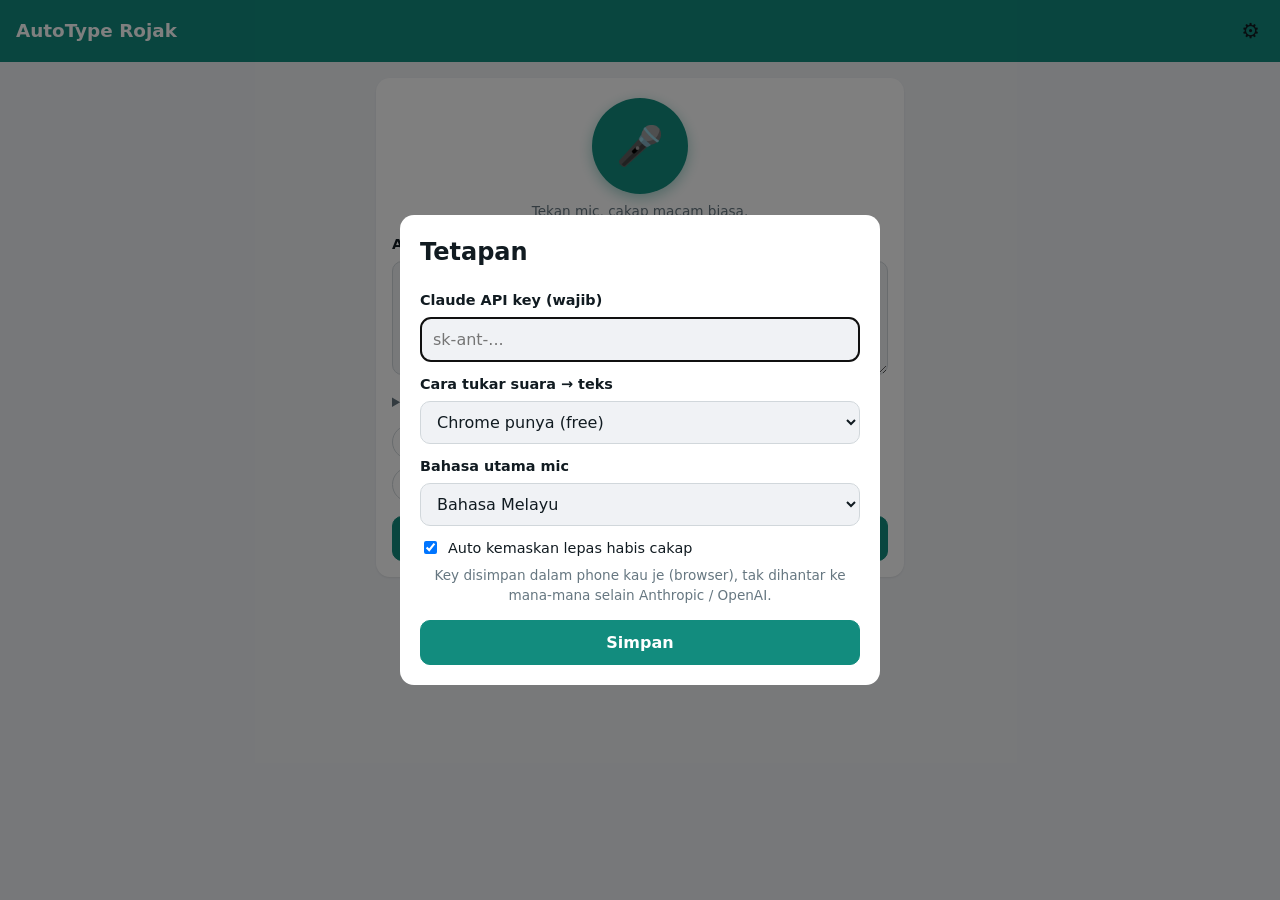
<file: index.html>
<!doctype html>
<html lang="ms">
<head>
  <meta charset="utf-8">
  <meta name="viewport" content="width=device-width, initial-scale=1, viewport-fit=cover">
  <meta name="theme-color" content="#128c7e">
  <title>AutoType Rojak</title>
  <link rel="manifest" href="manifest.webmanifest">
  <link rel="icon" href="icon.svg" type="image/svg+xml">
  <link rel="stylesheet" href="style.css">
</head>
<body>
  <header>
    <h1>AutoType Rojak</h1>
    <button id="btnSettings" class="icon" aria-label="Tetapan">⚙️</button>
  </header>

  <main>
    <section class="card">
      <button id="btnMic" class="mic" aria-label="Mula rakam">🎤</button>
      <p id="micStatus" class="hint">Tekan mic, cakap macam biasa.</p>

      <label for="raw">Apa yang kau cakap / taip (boleh edit)</label>
      <textarea id="raw" rows="4" placeholder="cth: weh aku dah on the way, nanti sampai aku call kau"></textarea>

      <details>
        <summary>Mesej yang kau nak reply (optional)</summary>
        <textarea id="context" rows="3" placeholder="Paste mesej kawan kau kat sini supaya AI lagi faham konteks"></textarea>
      </details>

      <div class="styles" role="radiogroup" aria-label="Gaya ayat">
        <label><input type="radio" name="style" value="santai" checked> Santai (rojak)</label>
        <label><input type="radio" name="style" value="sopan"> Sopan / formal</label>
        <label><input type="radio" name="style" value="melayu"> BM penuh</label>
        <label><input type="radio" name="style" value="english"> English</label>
      </div>

      <button id="btnFix" class="primary">✨ Kemaskan</button>
    </section>

    <section class="card" id="resultCard" hidden>
      <label for="result">Hasil (boleh edit sebelum hantar)</label>
      <textarea id="result" rows="4"></textarea>
      <div class="actions">
        <button id="btnCopy">📋 Copy</button>
        <button id="btnWa" class="wa">WhatsApp</button>
        <button id="btnShare">📤 Share</button>
      </div>
    </section>

    <p id="error" class="error" role="alert" hidden></p>
  </main>

  <dialog id="settings">
    <form method="dialog">
      <h2>Tetapan</h2>

      <label for="anthropicKey">Claude API key (wajib)</label>
      <input id="anthropicKey" type="password" autocomplete="off" placeholder="sk-ant-...">

      <label for="sttMode">Cara tukar suara → teks</label>
      <select id="sttMode">
        <option value="browser">Chrome punya (free)</option>
        <option value="whisper">OpenAI Whisper (lagi faham rojak, berbayar)</option>
      </select>

      <div id="browserOpts">
        <label for="sttLang">Bahasa utama mic</label>
        <select id="sttLang">
          <option value="ms-MY">Bahasa Melayu</option>
          <option value="en-US">English</option>
        </select>
      </div>

      <div id="whisperOpts">
        <label for="openaiKey">OpenAI API key</label>
        <input id="openaiKey" type="password" autocomplete="off" placeholder="sk-...">
      </div>

      <label class="check"><input id="autoFix" type="checkbox" checked> Auto kemaskan lepas habis cakap</label>

      <p class="hint">Key disimpan dalam phone kau je (browser), tak dihantar ke mana-mana selain Anthropic / OpenAI.</p>
      <button class="primary" value="save">Simpan</button>
    </form>
  </dialog>

  <script type="module" src="app.js"></script>
</body>
</html>
</file>
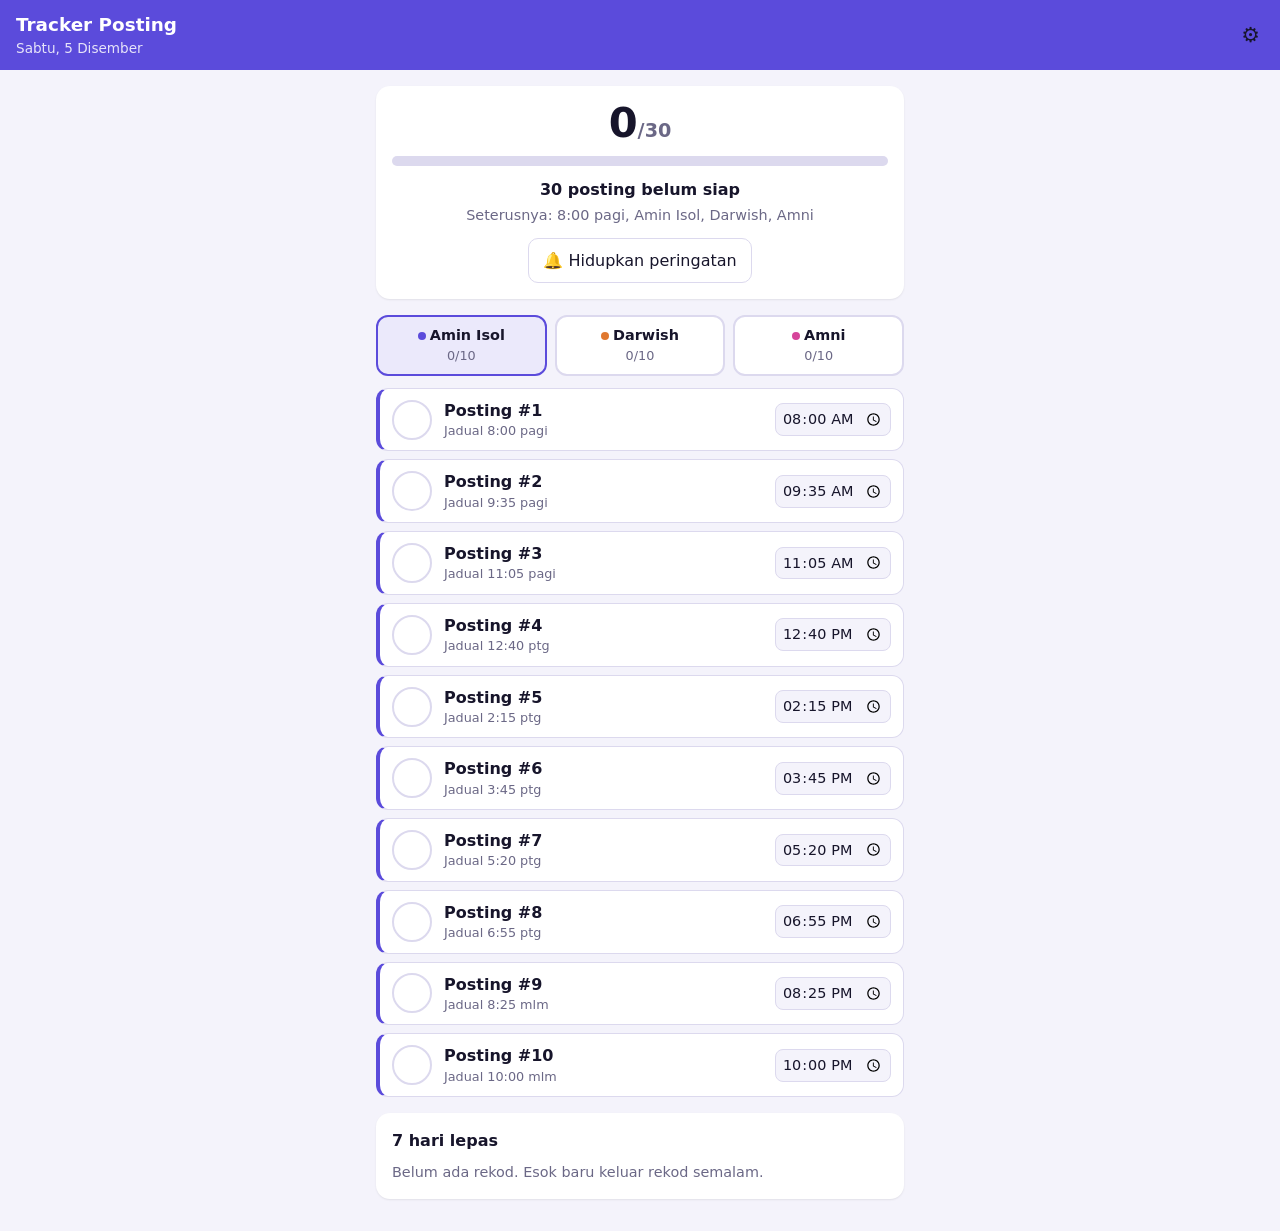
<file: posting/index.html>
<!doctype html>
<html lang="ms">
<head>
  <meta charset="utf-8">
  <meta name="viewport" content="width=device-width, initial-scale=1, viewport-fit=cover">
  <meta name="theme-color" content="#5b4bdb">
  <title>Tracker Posting</title>
  <link rel="manifest" href="manifest.webmanifest">
  <link rel="icon" href="icon.svg" type="image/svg+xml">
  <link rel="stylesheet" href="style.css">
</head>
<body>
  <header>
    <div>
      <h1>Tracker Posting</h1>
      <p id="today" class="sub"></p>
    </div>
    <button id="btnSettings" class="icon" aria-label="Tetapan">⚙️</button>
  </header>

  <main>
    <section class="summary card">
      <div class="big"><span id="doneTotal">0</span><small>/<span id="goalTotal">30</span></small></div>
      <div class="bar"><div id="barFill"></div></div>
      <p id="remainingText" class="remaining"></p>
      <p id="nextText" class="next"></p>
      <button id="btnNotify" class="ghost">🔔 Hidupkan peringatan</button>
    </section>

    <nav id="tabs" class="tabs" role="tablist"></nav>
    <section id="slots" class="slots" aria-live="polite"></section>

    <section class="card">
      <h2>7 hari lepas</h2>
      <div id="history"></div>
    </section>
  </main>

  <dialog id="settings">
    <form method="dialog">
      <h2>Tetapan</h2>
      <label>Nama account</label>
      <input id="acc0" maxlength="30">
      <input id="acc1" maxlength="30">
      <input id="acc2" maxlength="30">

      <label for="perDay">Berapa posting sehari (setiap account)</label>
      <input id="perDay" type="number" min="1" max="30">

      <div class="row">
        <div>
          <label for="startTime">Mula</label>
          <input id="startTime" type="time">
        </div>
        <div>
          <label for="endTime">Habis</label>
          <input id="endTime" type="time">
        </div>
      </div>
      <p class="hint">Masa posting dibahagi sama rata antara jam mula dan habis. Post yang dah tick tak hilang.</p>

      <button class="primary" value="save">Simpan</button>
      <button type="button" id="btnIcs" class="ghost full">📅 Download jadual ke Google Calendar</button>
      <p class="hint">Peringatan dalam app ni hanya jalan bila app terbuka. Kalau nak peringatan walaupun app tertutup, import fail kalendar ni.</p>
    </form>
  </dialog>

  <script type="module" src="app.js"></script>
</body>
</html>
</file>
<file: style.css>
:root {
  --bg: #f0f2f5;
  --card: #ffffff;
  --text: #111b21;
  --muted: #667781;
  --accent: #128c7e;
  --accent-2: #25d366;
  --border: #d1d7db;
  --danger: #c0392b;
}
@media (prefers-color-scheme: dark) {
  :root {
    --bg: #0b141a;
    --card: #1f2c34;
    --text: #e9edef;
    --muted: #8696a0;
    --border: #2a3942;
    --danger: #ff6b6b;
  }
}

* { box-sizing: border-box; }
body {
  margin: 0;
  font: 16px/1.45 system-ui, -apple-system, "Segoe UI", Roboto, sans-serif;
  background: var(--bg);
  color: var(--text);
}
header {
  display: flex;
  align-items: center;
  justify-content: space-between;
  padding: 12px 16px;
  background: var(--accent);
  color: #fff;
}
h1 { font-size: 1.15rem; margin: 0; }
h2 { margin-top: 0; }
main { max-width: 560px; margin: 0 auto; padding: 16px; }

.card {
  background: var(--card);
  border-radius: 14px;
  padding: 16px;
  margin-bottom: 16px;
  box-shadow: 0 1px 2px rgba(0,0,0,.08);
}
label { display: block; font-weight: 600; margin: 12px 0 6px; font-size: .9rem; }
textarea, input, select {
  width: 100%;
  font: inherit;
  color: var(--text);
  background: var(--bg);
  border: 1px solid var(--border);
  border-radius: 10px;
  padding: 10px 12px;
}
textarea { resize: vertical; }
details { margin-top: 10px; }
summary { color: var(--muted); cursor: pointer; font-size: .9rem; }

button {
  font: inherit;
  border: 1px solid var(--border);
  background: var(--card);
  color: var(--text);
  border-radius: 10px;
  padding: 10px 14px;
  cursor: pointer;
}
button:disabled { opacity: .6; cursor: wait; }
button.icon { background: transparent; border: 0; font-size: 1.3rem; padding: 4px; }
button.primary {
  width: 100%;
  margin-top: 14px;
  background: var(--accent);
  border-color: var(--accent);
  color: #fff;
  font-weight: 600;
}
button.wa { background: var(--accent-2); border-color: var(--accent-2); color: #fff; font-weight: 600; }

.mic {
  display: block;
  margin: 4px auto 0;
  width: 96px;
  height: 96px;
  border-radius: 50%;
  font-size: 2.4rem;
  background: var(--accent);
  border: 0;
  color: #fff;
  box-shadow: 0 4px 14px rgba(18,140,126,.4);
}
.mic.recording { background: var(--danger); animation: pulse 1.2s infinite; }
@keyframes pulse {
  0%, 100% { transform: scale(1); }
  50% { transform: scale(1.07); }
}
.hint { text-align: center; color: var(--muted); font-size: .85rem; margin: 8px 0 0; }

.styles { display: flex; flex-wrap: wrap; gap: 8px; margin-top: 12px; }
.styles label {
  margin: 0;
  font-weight: 500;
  border: 1px solid var(--border);
  border-radius: 999px;
  padding: 6px 12px;
  display: flex;
  align-items: center;
  gap: 6px;
}
.styles input { width: auto; margin: 0; }
.check { display: flex; align-items: center; gap: 8px; font-weight: 500; }
.check input { width: auto; }

.actions { display: grid; grid-template-columns: repeat(3, 1fr); gap: 8px; margin-top: 12px; }
.error { color: var(--danger); text-align: center; }

dialog {
  width: min(92vw, 480px);
  border: 0;
  border-radius: 14px;
  background: var(--card);
  color: var(--text);
  padding: 20px;
}
dialog::backdrop { background: rgba(0,0,0,.5); }
</file>
<file: posting/style.css>
:root {
  --bg: #f4f3fb;
  --card: #ffffff;
  --text: #17152b;
  --muted: #6b6886;
  --border: #dcd9ee;
  --accent: #5b4bdb;
  --ok: #1f9d55;
  --late: #d64545;
  --a0: #5b4bdb;
  --a1: #e0782f;
  --a2: #d6449a;
}
@media (prefers-color-scheme: dark) {
  :root {
    --bg: #121120;
    --card: #1d1b30;
    --text: #ecebf7;
    --muted: #a19fbd;
    --border: #312e4d;
    --ok: #3ccf7f;
    --late: #ff7070;
    --a0: #8b7dff;
    --a1: #ff9d57;
    --a2: #ff6fbf;
  }
}

* { box-sizing: border-box; }
body {
  margin: 0;
  font: 16px/1.45 system-ui, -apple-system, "Segoe UI", Roboto, sans-serif;
  background: var(--bg);
  color: var(--text);
}
header {
  display: flex;
  align-items: center;
  justify-content: space-between;
  padding: 12px 16px;
  background: var(--accent);
  color: #fff;
}
h1 { font-size: 1.15rem; margin: 0; }
h2 { font-size: 1rem; margin: 0 0 10px; }
.sub { margin: 0; opacity: .85; font-size: .85rem; }
main { max-width: 560px; margin: 0 auto; padding: 16px; }

.card {
  background: var(--card);
  border-radius: 14px;
  padding: 16px;
  margin-bottom: 16px;
  box-shadow: 0 1px 2px rgba(0,0,0,.08);
}

button {
  font: inherit;
  color: var(--text);
  background: var(--card);
  border: 1px solid var(--border);
  border-radius: 10px;
  padding: 10px 14px;
  cursor: pointer;
}
button.icon { background: transparent; border: 0; font-size: 1.3rem; padding: 4px; }
button.primary { width: 100%; margin-top: 14px; background: var(--accent); border-color: var(--accent); color: #fff; font-weight: 600; }
button.ghost { background: transparent; }
button.full { width: 100%; margin-top: 10px; }

.summary { text-align: center; }
.big { font-size: 2.6rem; font-weight: 700; line-height: 1; }
.big small { font-size: 1.2rem; color: var(--muted); font-weight: 600; }
.bar { height: 10px; background: var(--border); border-radius: 99px; overflow: hidden; margin: 12px 0; }
#barFill { height: 100%; width: 0; background: var(--ok); transition: width .3s; }
.remaining { margin: 0; font-weight: 600; }
.next { margin: 4px 0 12px; color: var(--muted); font-size: .9rem; }

.tabs { display: grid; grid-template-columns: repeat(3, 1fr); gap: 8px; margin-bottom: 12px; }
.tab {
  padding: 10px 6px;
  border-radius: 12px;
  border: 2px solid var(--border);
  background: var(--card);
  text-align: center;
  line-height: 1.2;
}
.tab .name { display: block; font-weight: 600; font-size: .9rem; white-space: nowrap; overflow: hidden; text-overflow: ellipsis; }
.tab .count { font-size: .8rem; color: var(--muted); }
.tab[aria-selected="true"] { border-color: var(--acc); background: color-mix(in srgb, var(--acc) 12%, var(--card)); }
.tab .dot { display: inline-block; width: 8px; height: 8px; border-radius: 50%; background: var(--acc); margin-right: 4px; }

.slots { display: grid; gap: 8px; margin-bottom: 16px; }
.slot {
  display: flex;
  align-items: center;
  gap: 12px;
  background: var(--card);
  border: 1px solid var(--border);
  border-left: 4px solid var(--acc);
  border-radius: 12px;
  padding: 10px 12px;
}
.slot .check {
  flex: none;
  width: 40px;
  height: 40px;
  border-radius: 50%;
  border: 2px solid var(--border);
  background: transparent;
  font-size: 1.2rem;
  padding: 0;
  color: #fff;
}
.slot.done .check { background: var(--ok); border-color: var(--ok); }
.slot .info { flex: 1; min-width: 0; }
.slot .title { font-weight: 600; }
.slot .meta { font-size: .8rem; color: var(--muted); }
.slot.late .meta { color: var(--late); font-weight: 600; }
.slot.done .title { text-decoration: line-through; color: var(--muted); }
.slot input[type="time"] {
  font: inherit;
  font-size: .9rem;
  color: var(--text);
  background: var(--bg);
  border: 1px solid var(--border);
  border-radius: 8px;
  padding: 4px 6px;
}

.hist-row { display: flex; justify-content: space-between; gap: 8px; padding: 6px 0; border-bottom: 1px solid var(--border); font-size: .9rem; }
.hist-row:last-child { border-bottom: 0; }
.hist-row .accs { color: var(--muted); text-align: right; }
.empty { color: var(--muted); font-size: .9rem; margin: 0; }

label { display: block; font-weight: 600; margin: 12px 0 6px; font-size: .9rem; }
dialog input {
  width: 100%;
  font: inherit;
  color: var(--text);
  background: var(--bg);
  border: 1px solid var(--border);
  border-radius: 10px;
  padding: 10px 12px;
  margin-bottom: 6px;
}
.row { display: grid; grid-template-columns: 1fr 1fr; gap: 10px; }
.hint { color: var(--muted); font-size: .8rem; margin: 6px 0 0; }
dialog {
  width: min(92vw, 480px);
  border: 0;
  border-radius: 14px;
  background: var(--card);
  color: var(--text);
  padding: 20px;
}
dialog::backdrop { background: rgba(0,0,0,.5); }
</file>
